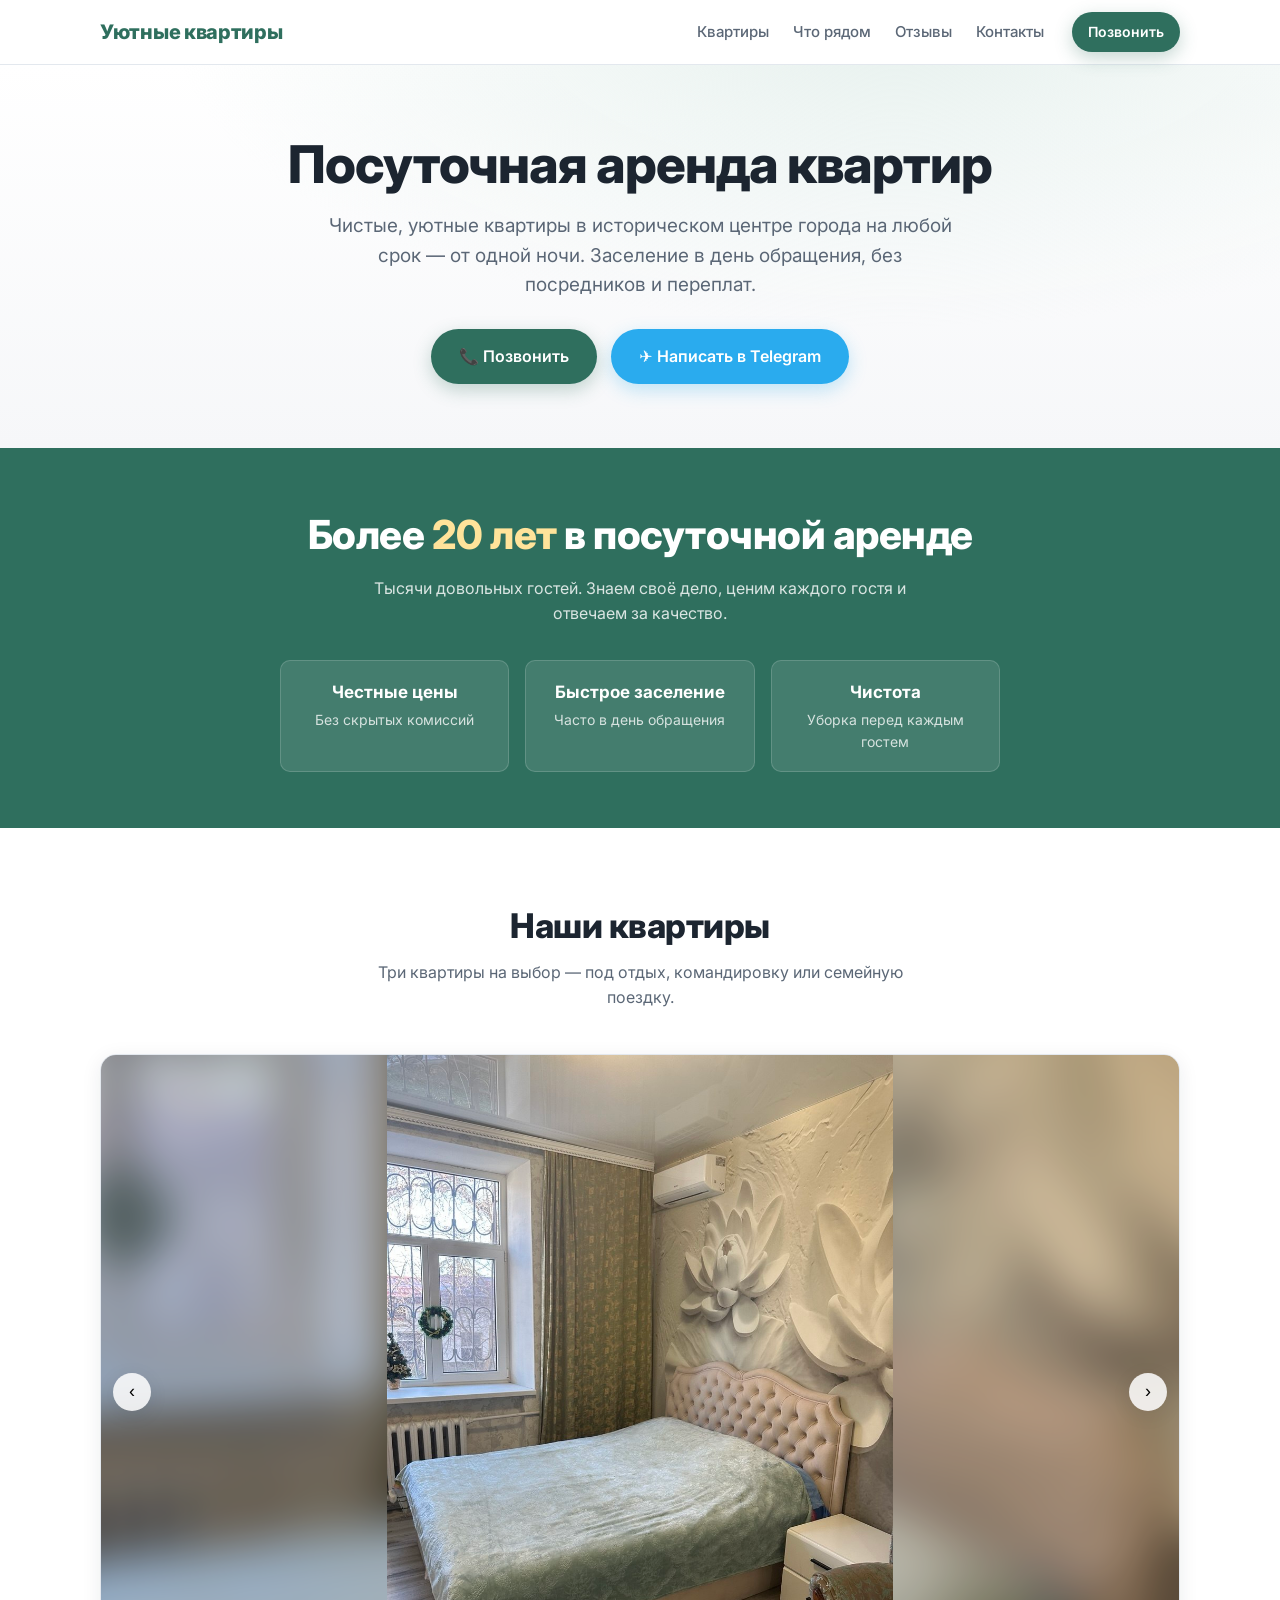
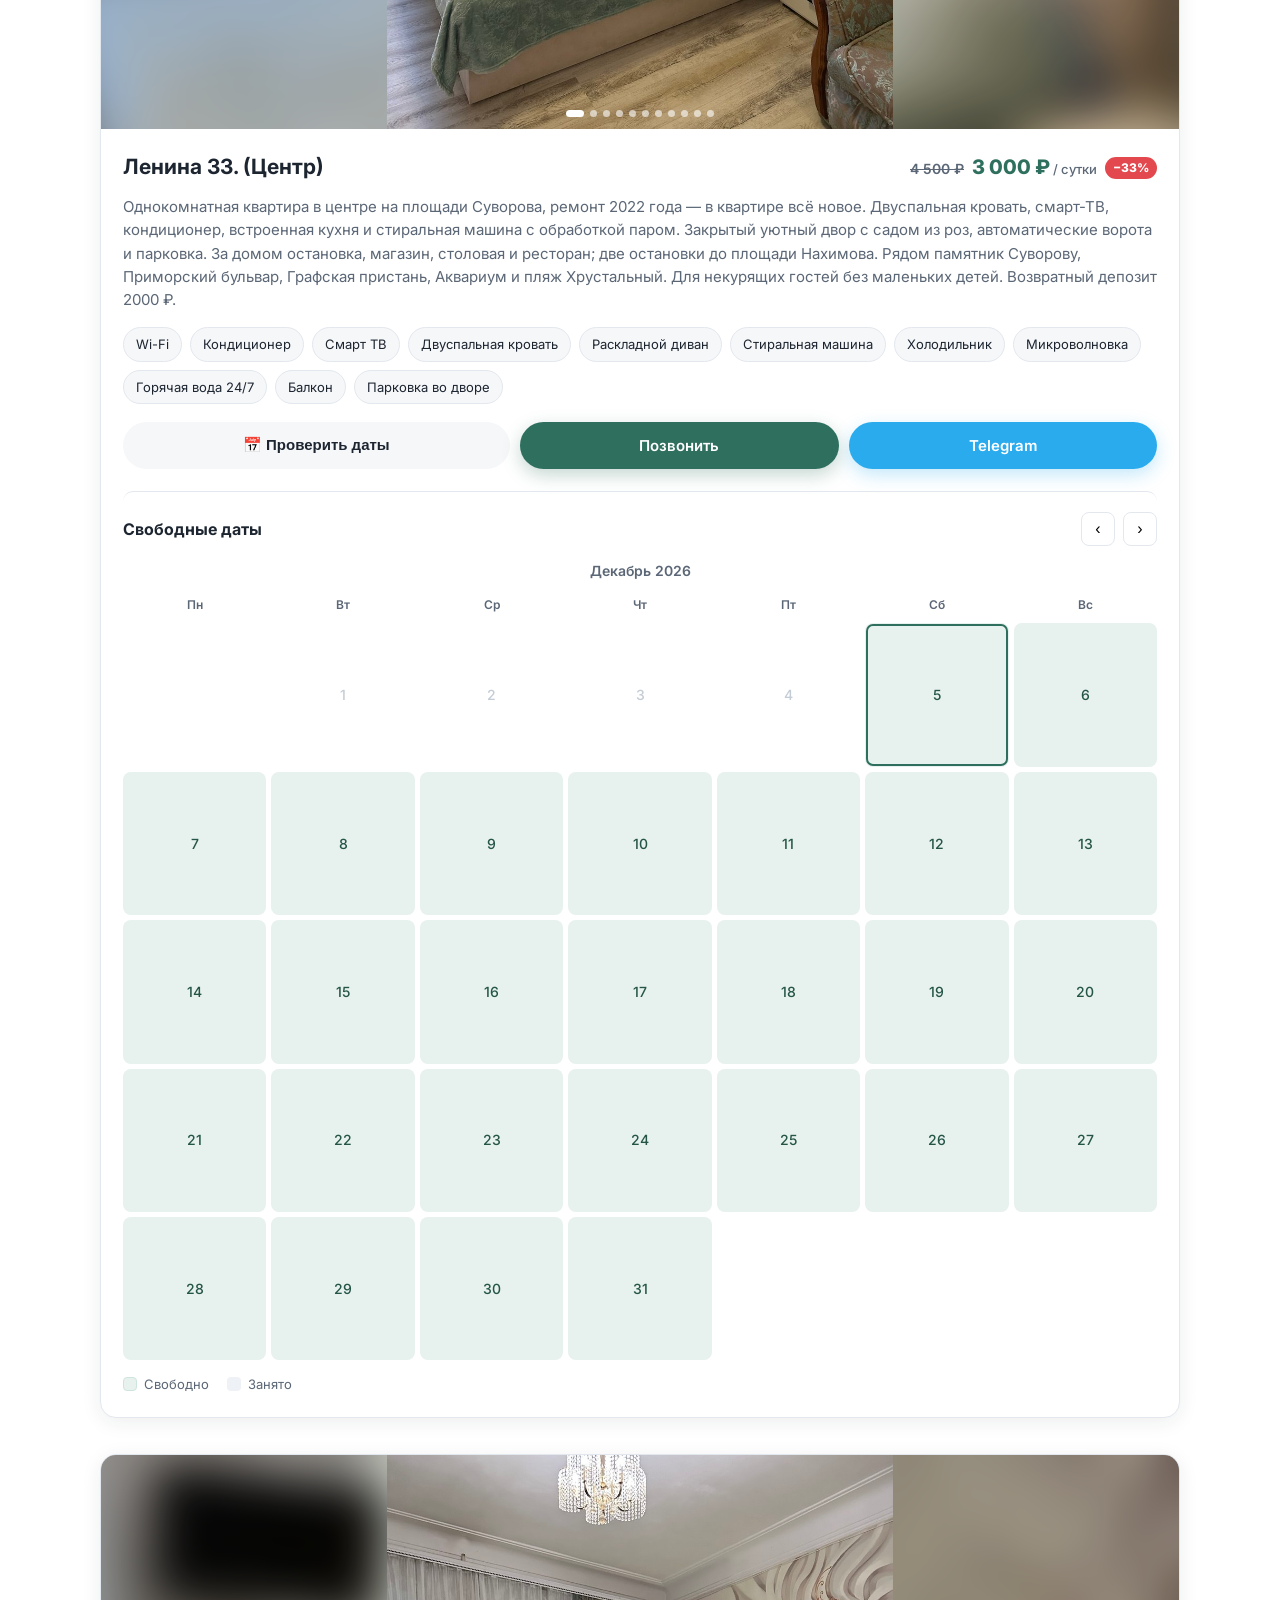
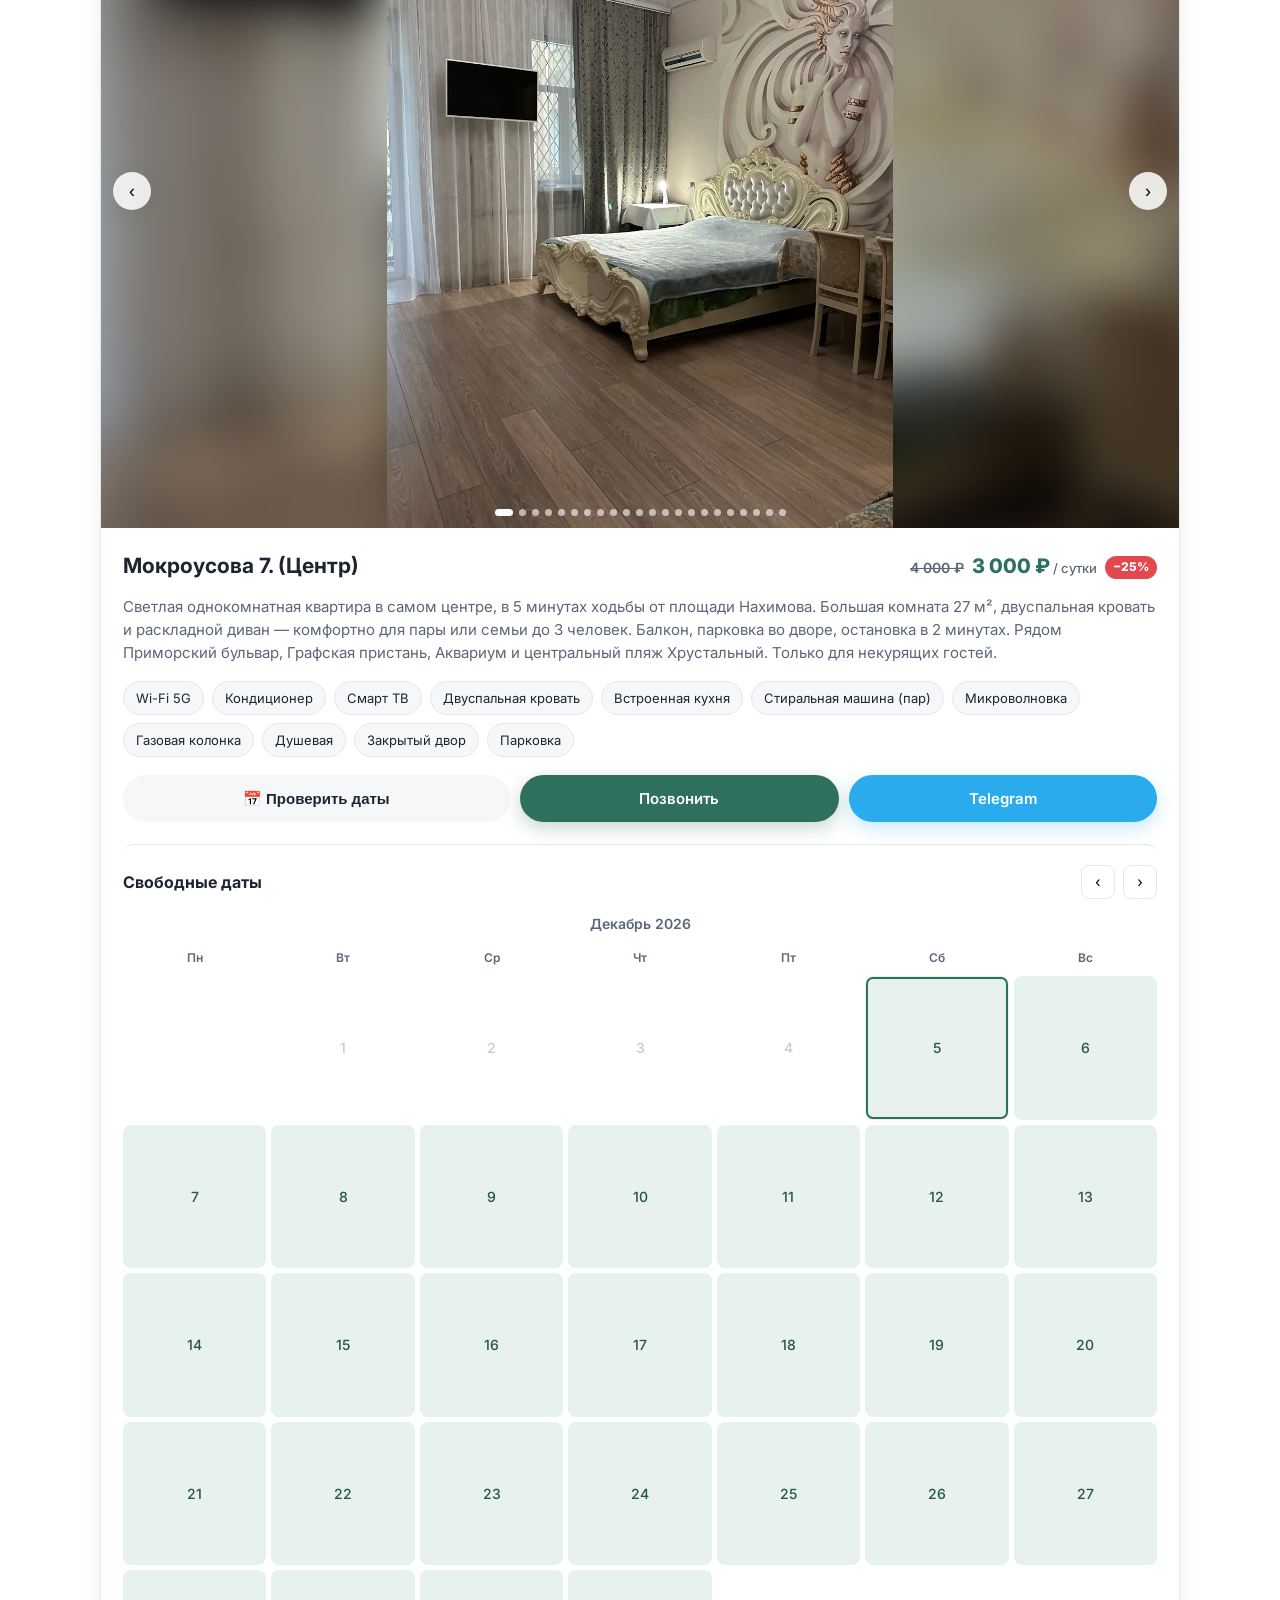
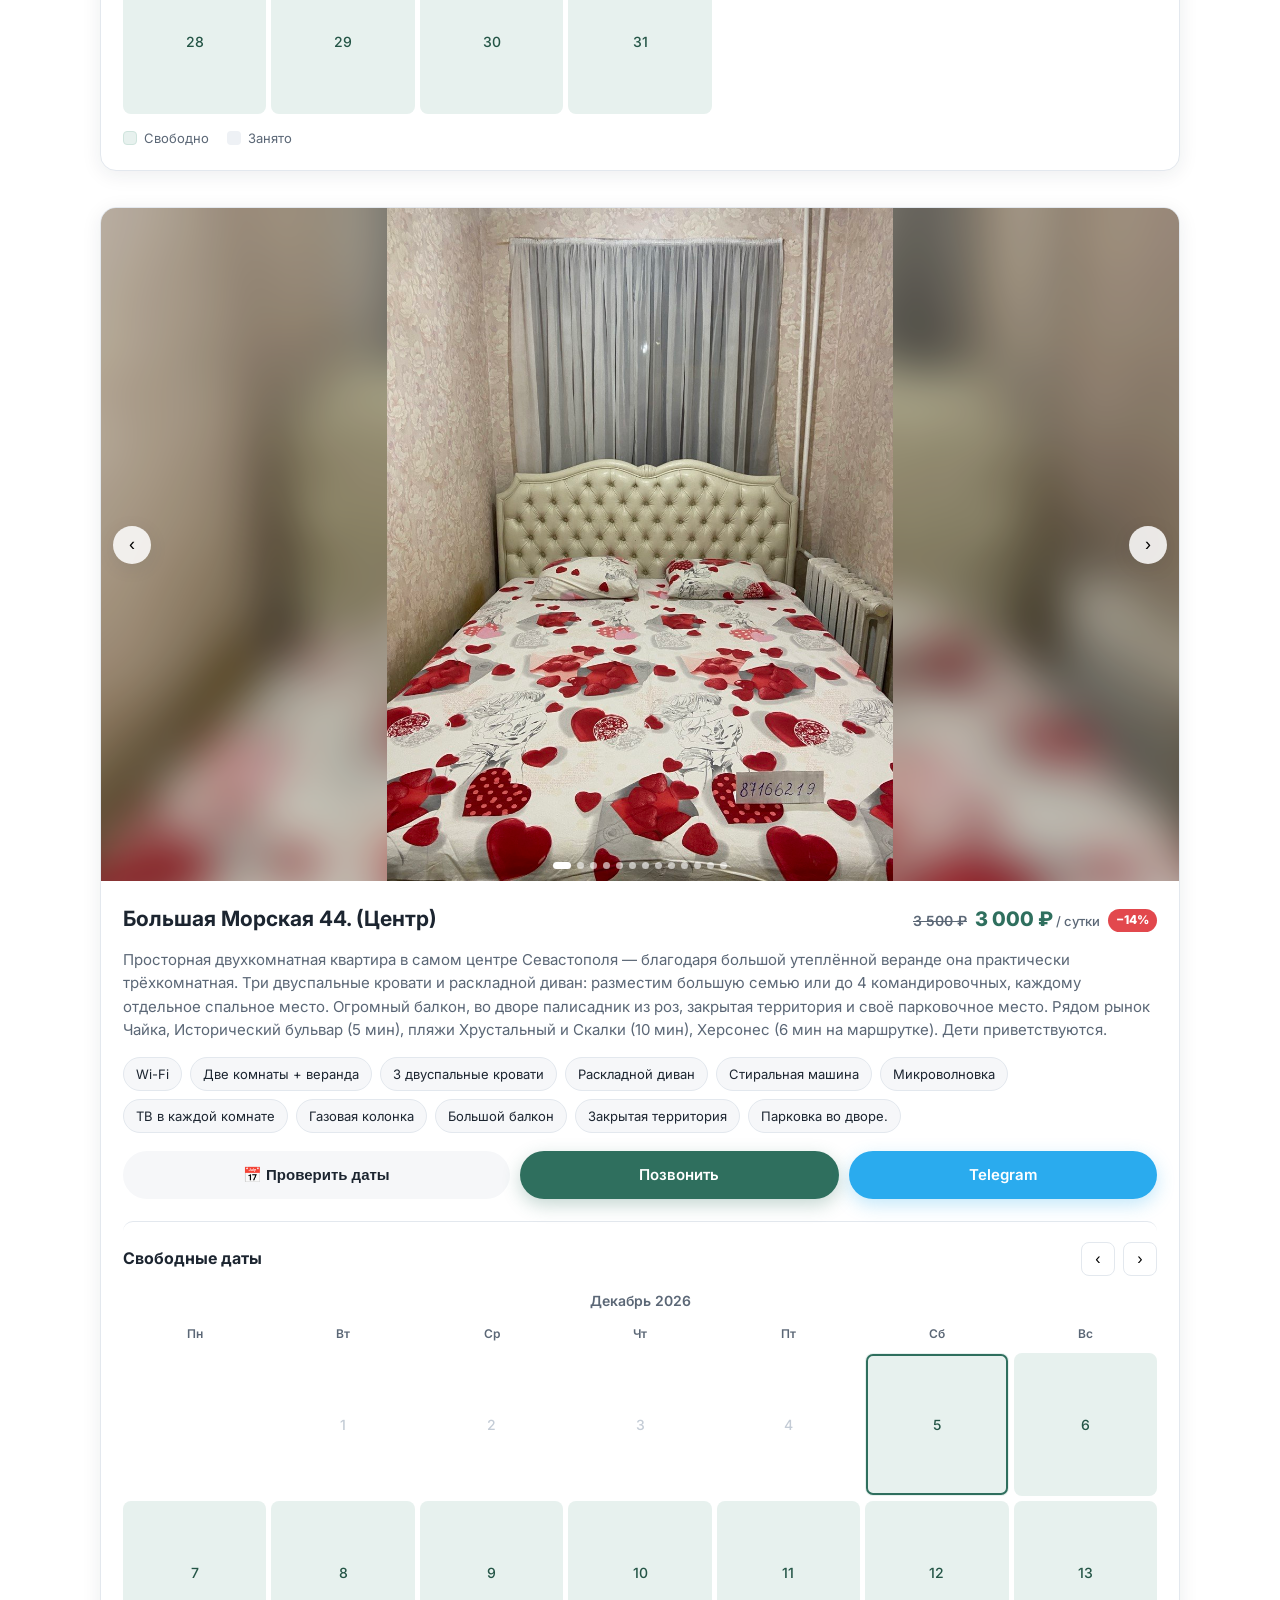
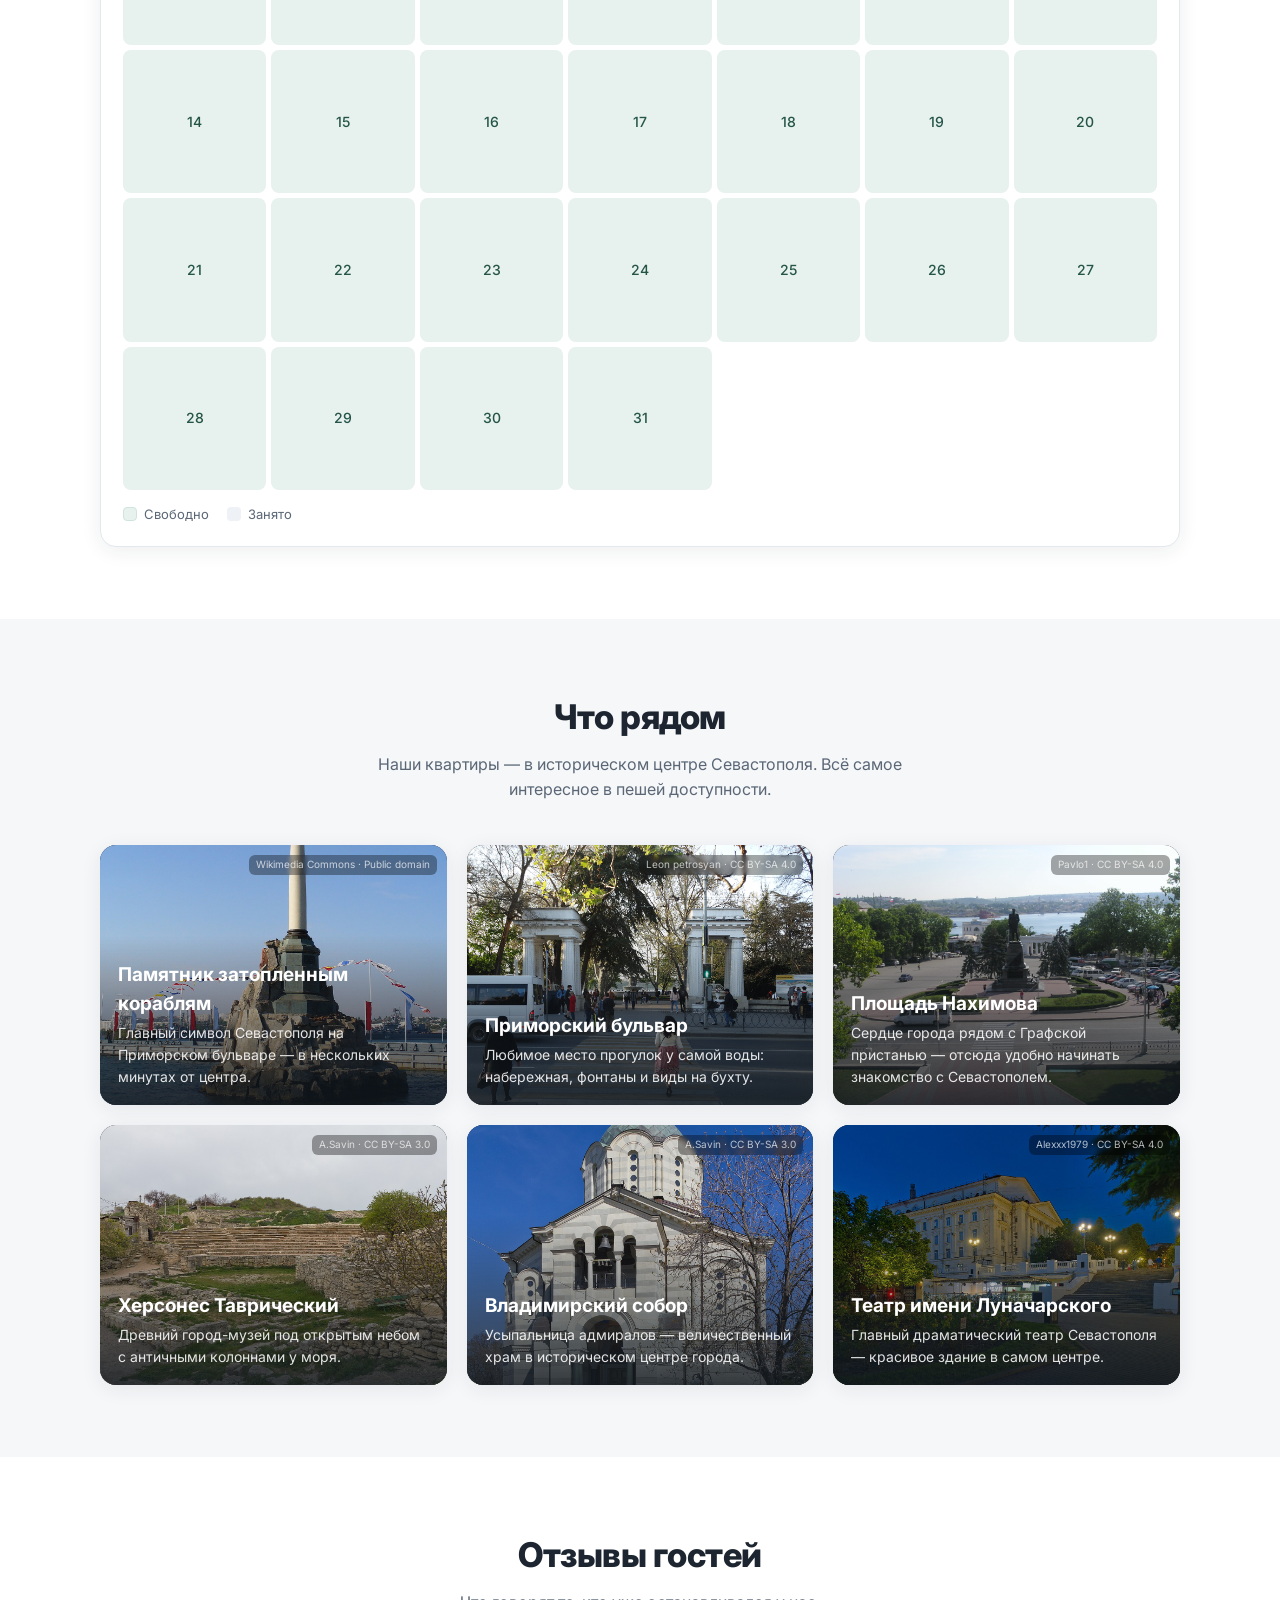
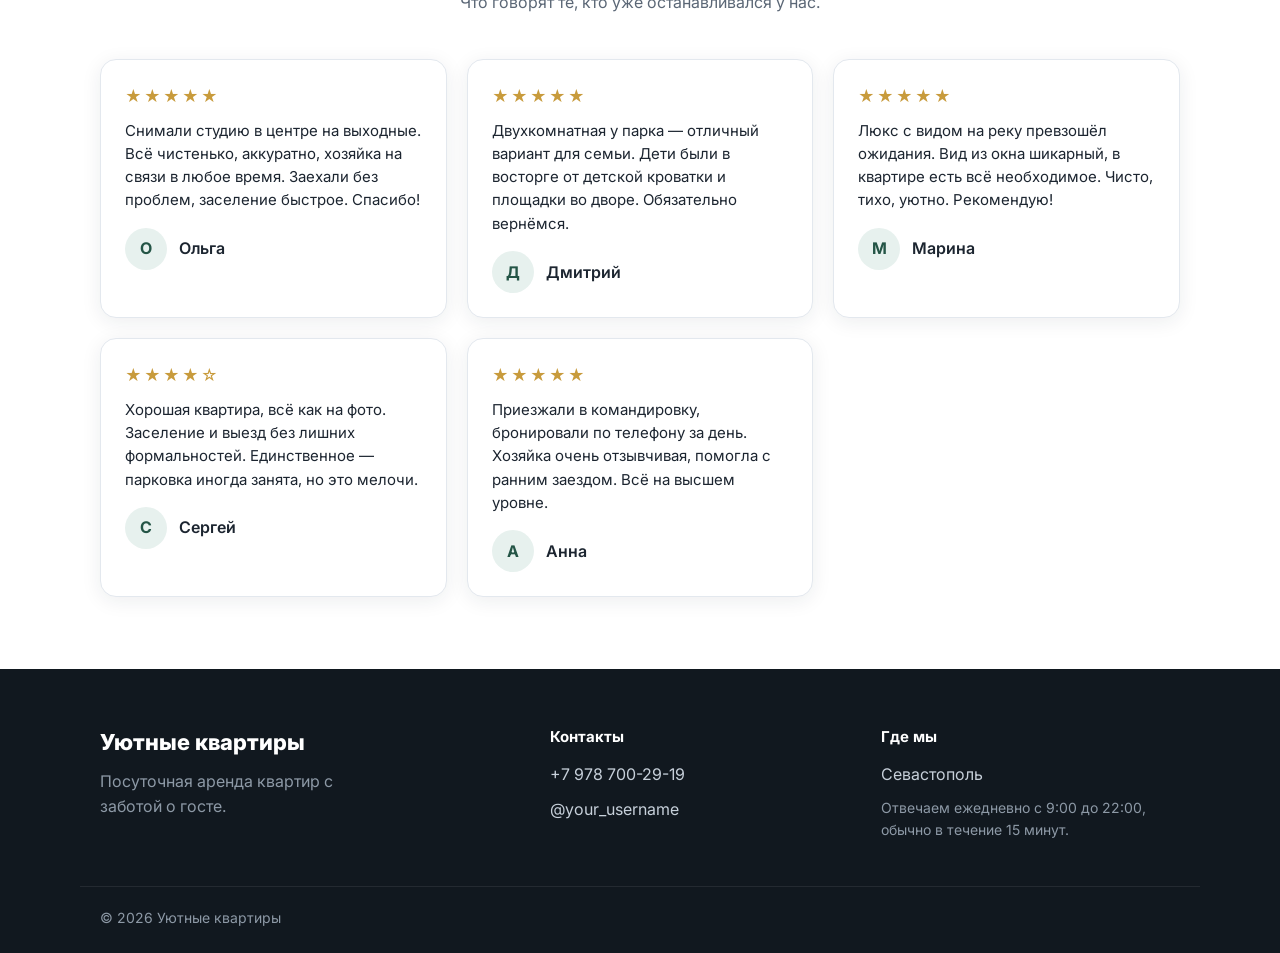
<file: index.html>
<!DOCTYPE html>
<html lang="ru">
<head>
  <meta charset="UTF-8">
  <meta name="viewport" content="width=device-width, initial-scale=1.0">
  <title>Посуточная аренда квартир</title>
  <meta name="description" content="Посуточная аренда уютных квартир. Более 20 лет на рынке. Чисто, честно, без посредников.">
  <link rel="preconnect" href="https://fonts.googleapis.com">
  <link rel="preconnect" href="https://fonts.gstatic.com" crossorigin>
  <link href="https://fonts.googleapis.com/css2?family=Inter:wght@400;500;600;700;800&display=swap" rel="stylesheet">
  <link rel="stylesheet" href="styles.css">
</head>
<body>
  <!-- Шапка -->
  <header class="site-header">
    <div class="container header-inner">
      <a href="#" class="logo" id="brandLogo">Бренд</a>
      <nav class="nav">
        <a href="#apartments">Квартиры</a>
        <a href="#landmarks">Что рядом</a>
        <a href="#reviews">Отзывы</a>
        <a href="#contacts">Контакты</a>
      </nav>
      <a href="#" class="btn btn-sm btn-primary header-call" id="headerCall">Позвонить</a>
    </div>
  </header>

  <!-- Герой -->
  <section class="hero">
    <div class="container hero-inner">
      <h1 id="heroTitle">Посуточная аренда квартир</h1>
      <p class="hero-offer">Чистые, уютные квартиры в историческом центре города на любой срок — от одной ночи. Заселение в день обращения, без посредников и переплат.</p>
      <div class="hero-actions">
        <a href="#" class="btn btn-primary btn-lg" id="heroCall">📞 Позвонить</a>
        <a href="#" class="btn btn-telegram btn-lg" id="heroTelegram" target="_blank" rel="noopener">✈ Написать в Telegram</a>
      </div>
    </div>
  </section>

  <!-- Блок доверия -->
  <section class="trust">
    <div class="container">
      <p class="trust-big">Более <span>20 лет</span> в посуточной аренде</p>
      <p class="trust-sub">Тысячи довольных гостей. Знаем своё дело, ценим каждого гостя и отвечаем за качество.</p>
      <div class="trust-points">
        <div class="trust-point"><strong>Честные цены</strong><span>Без скрытых комиссий</span></div>
        <div class="trust-point"><strong>Быстрое заселение</strong><span>Часто в день обращения</span></div>
        <div class="trust-point"><strong>Чистота</strong><span>Уборка перед каждым гостем</span></div>
      </div>
    </div>
  </section>

  <!-- Квартиры -->
  <section class="apartments" id="apartments">
    <div class="container">
      <h2 class="section-title">Наши квартиры</h2>
      <p class="section-sub">Три квартиры на выбор — под отдых, командировку или семейную поездку.</p>
      <div class="apartments-grid" id="apartmentsGrid">
        <!-- карточки рендерятся в app.js -->
      </div>
    </div>
  </section>

  <!-- Что рядом / достопримечательности -->
  <section class="landmarks" id="landmarks">
    <div class="container">
      <h2 class="section-title">Что рядом</h2>
      <p class="section-sub">Наши квартиры — в историческом центре Севастополя. Всё самое интересное в пешей доступности.</p>
      <div class="landmarks-grid" id="landmarksGrid">
        <!-- карточки достопримечательностей рендерятся в app.js -->
      </div>
    </div>
  </section>

  <!-- Отзывы -->
  <section class="reviews" id="reviews">
    <div class="container">
      <h2 class="section-title">Отзывы гостей</h2>
      <p class="section-sub">Что говорят те, кто уже останавливался у нас.</p>
      <div class="reviews-grid" id="reviewsGrid">
        <!-- отзывы рендерятся в app.js -->
      </div>
    </div>
  </section>

  <!-- Контакты / футер -->
  <footer class="site-footer" id="contacts">
    <div class="container footer-inner">
      <div class="footer-col">
        <div class="footer-brand" id="footerBrand">Бренд</div>
        <p class="footer-tag">Посуточная аренда квартир с заботой о госте.</p>
      </div>
      <div class="footer-col">
        <h3>Контакты</h3>
        <p><a href="#" id="footerPhone">+7 000 000-00-00</a></p>
        <p><a href="#" id="footerTelegram" target="_blank" rel="noopener">Telegram</a></p>
      </div>
      <div class="footer-col">
        <h3>Где мы</h3>
        <p id="footerCity">Город</p>
        <p class="footer-muted">Отвечаем ежедневно с 9:00 до 22:00, обычно в течение 15 минут.</p>
      </div>
    </div>
    <div class="container footer-bottom">
      <span id="footerCopy">© Бренд</span>
    </div>
  </footer>

  <!-- Плавающая подсказка по клику на свободную дату -->
  <div class="toast" id="toast" role="status" aria-live="polite"></div>

  <script src="app.js"></script>
</body>
</html>
</file>
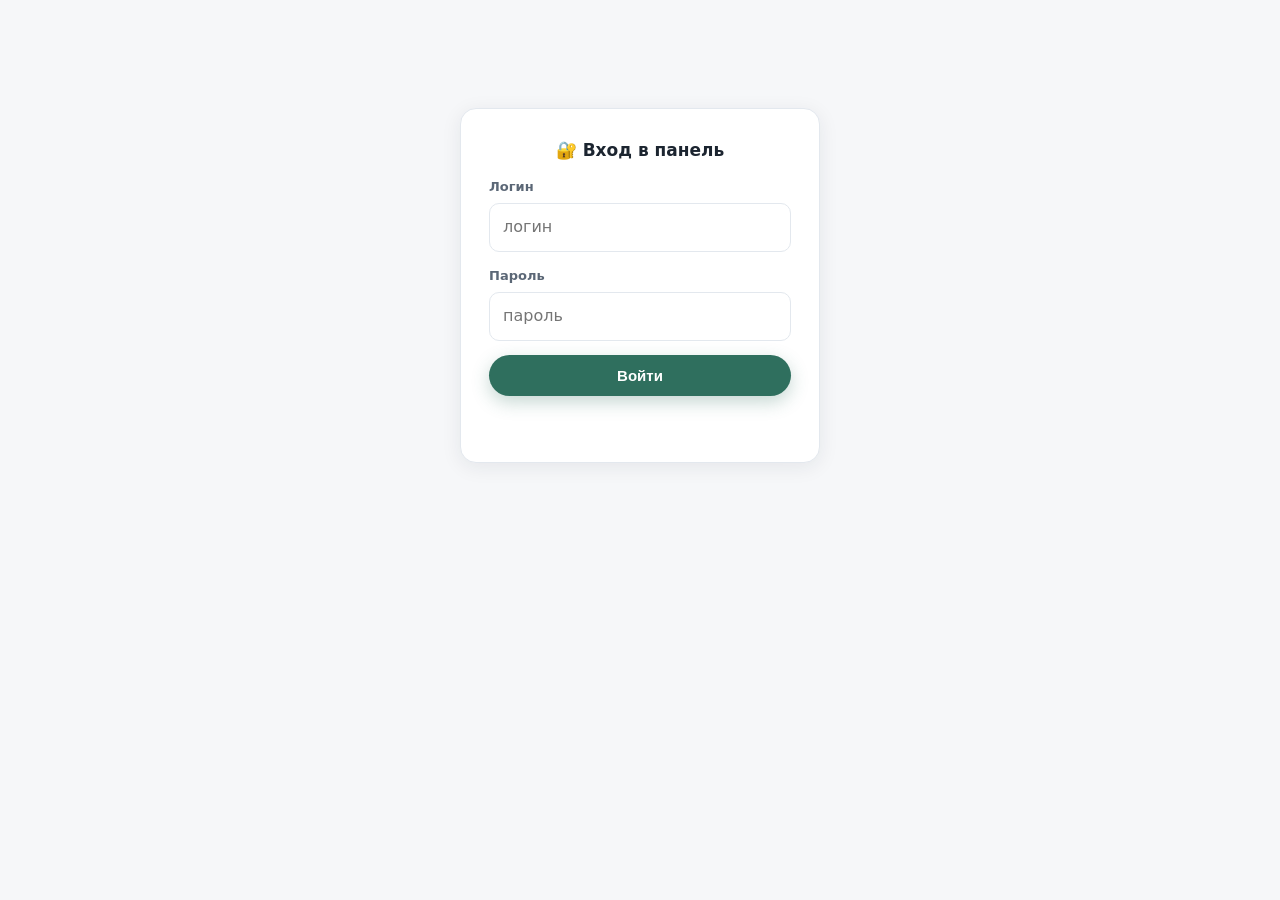
<file: admin.html>
<!DOCTYPE html>
<html lang="ru">
<head>
  <meta charset="UTF-8">
  <meta name="viewport" content="width=device-width, initial-scale=1.0">
  <meta name="robots" content="noindex, nofollow">
  <title>Админ-панель — Уютные квартиры</title>
  <link rel="stylesheet" href="styles.css">
  <style>
    body { background: var(--bg-soft); }
    .admin-wrap { max-width: 860px; margin: 0 auto; padding: 24px 16px 64px; }
    .admin-top { display: flex; align-items: center; justify-content: space-between; gap: 12px; margin-bottom: 20px; }
    .admin-top h1 { font-size: 22px; margin: 0; }
    .admin-card { background: var(--bg); border: 1px solid var(--border); border-radius: var(--radius); box-shadow: var(--shadow); padding: 22px; margin-bottom: 18px; }
    .admin-card h2 { font-size: 17px; margin: 0 0 14px; }
    .apt-card-head { display: flex; align-items: center; justify-content: space-between; gap: 10px; margin-bottom: 6px; }
    .apt-card-head h2 { margin: 0; }
    .apt-move { display: flex; gap: 6px; flex-shrink: 0; }
    .apt-move .cal-arrow { width: 32px; height: 32px; font-size: 16px; }
    .cal-arrow:disabled { opacity: .35; cursor: default; }
    .field { margin-bottom: 14px; }
    .field label { display: block; font-size: 13px; font-weight: 600; color: var(--text-muted); margin-bottom: 6px; }
    .field input, .field textarea {
      width: 100%; padding: 11px 13px; border: 1px solid var(--border); border-radius: var(--radius-sm);
      font: inherit; color: var(--text); background: var(--bg); }
    .field textarea { min-height: 110px; resize: vertical; line-height: 1.5; }
    .field input:focus, .field textarea:focus { outline: none; border-color: var(--brand); box-shadow: 0 0 0 3px var(--brand-soft); }
    .hint { font-size: 12px; color: var(--text-muted); margin-top: 5px; }
    .row { display: flex; gap: 12px; flex-wrap: wrap; }
    .row .field { flex: 1; min-width: 160px; }
    .tabs { display: flex; gap: 8px; margin-bottom: 18px; }
    .tab { padding: 10px 18px; border-radius: 999px; border: 1px solid var(--border); background: var(--bg); cursor: pointer; font-weight: 600; font-size: 14px; }
    .tab.active { background: var(--brand); color: #fff; border-color: var(--brand); }
    .hidden { display: none !important; }
    /* логин */
    .login-box { max-width: 360px; margin: 12vh auto 0; }
    .login-box .admin-card { padding: 28px; }
    .center { text-align: center; }
    /* календарь */
    .cal-aptname { font-weight: 700; margin: 0 0 4px; }
    .cal-months { display: flex; gap: 18px; flex-wrap: wrap; }
    .cal-block { flex: 1; min-width: 240px; margin-bottom: 8px; }
    .cal-mtitle { font-weight: 700; font-size: 14px; margin: 6px 0 8px; text-align: center; }
    .cal-grid { display: grid; grid-template-columns: repeat(7, 1fr); gap: 4px; }
    .cal-dow { text-align: center; font-size: 11px; color: var(--text-muted); font-weight: 600; padding: 2px 0; }
    /* фикс. высота вместо aspect-ratio — иначе Safari на iPhone схлопывает высоту и месяцы наезжают */
    .cal-cell { height: 38px; display: flex; align-items: center; justify-content: center; border-radius: 8px; font-size: 13px; cursor: pointer; border: 1px solid var(--border); user-select: none; }
    .cal-cell.empty { border: none; cursor: default; }
    .cal-cell.past { color: #c2c9d2; background: var(--bg-soft); cursor: default; border-color: transparent; }
    .cal-cell.free { background: #eaf6f1; color: var(--brand-dark); }
    .cal-cell.busy { background: #fbe4e4; color: #b23b3b; font-weight: 700; }
    .range-row { display: flex; gap: 10px; align-items: flex-end; flex-wrap: wrap; margin-bottom: 14px; }
    .range-row label { font-size: 13px; font-weight: 600; color: var(--text-muted); display: flex; align-items: center; gap: 6px; }
    .range-row input[type=date] { padding: 9px 11px; border: 1px solid var(--border); border-radius: var(--radius-sm); font: inherit; }
    .range-btn { padding: 9px 18px; font-size: 14px; }
    .cal-nav-row { display: flex; align-items: center; justify-content: center; gap: 14px; margin-bottom: 10px; }
    .cal-arrow { width: 36px; height: 36px; border-radius: 50%; border: 1px solid var(--border); background: var(--bg); font-size: 20px; cursor: pointer; color: var(--brand-dark); line-height: 1; }
    .cal-arrow:hover { background: var(--brand-soft); }
    .cal-range-title { font-weight: 700; font-size: 14px; min-width: 200px; text-align: center; }
    .cal-legend { font-size: 12px; color: var(--text-muted); margin-top: 10px; display: flex; gap: 16px; }
    .cal-legend i { display: inline-block; width: 12px; height: 12px; border-radius: 3px; vertical-align: -1px; margin-right: 5px; }
    .lg-free { background: #eaf6f1; } .lg-busy { background: #fbe4e4; }
    /* статус */
    #status { position: fixed; left: 50%; bottom: 24px; transform: translateX(-50%) translateY(120%);
      background: var(--text); color: #fff; padding: 12px 22px; border-radius: 999px; font-size: 14px; font-weight: 600;
      box-shadow: var(--shadow-lg); transition: transform .25s ease, opacity .25s ease; z-index: 50; max-width: 90vw;
      opacity: 0; visibility: hidden; pointer-events: none; }
    #status.show { transform: translateX(-50%) translateY(0); opacity: 1; visibility: visible; }
    #status.err { background: #b23b3b; }
    #status.ok { background: var(--brand); }
    .btn-row { display: flex; gap: 10px; flex-wrap: wrap; margin-top: 6px; }
    code.kbd { background: var(--bg-soft-2); padding: 1px 6px; border-radius: 6px; font-size: 13px; }
    /* фото */
    .photos { display: flex; flex-wrap: wrap; gap: 8px; margin-bottom: 10px; }
    .thumb { position: relative; width: 84px; height: 84px; border-radius: 8px; overflow: hidden; border: 1px solid var(--border); background: var(--bg-soft); }
    .thumb img { width: 100%; height: 100%; object-fit: cover; }
    .thumb button { position: absolute; background: rgba(20,28,38,.72); color: #fff; border: none; cursor: pointer; line-height: 1; }
    .thumb .x { top: 3px; right: 3px; width: 20px; height: 20px; border-radius: 50%; font-size: 13px; }
    .thumb .mv { bottom: 3px; width: 20px; height: 20px; border-radius: 5px; font-size: 13px; }
    .thumb .mv.l { left: 3px; } .thumb .mv.r { right: 3px; }
    .thumb.cover::after { content: "обложка"; position: absolute; left: 0; right: 0; bottom: 0; background: var(--brand); color: #fff; font-size: 9px; font-weight: 700; text-align: center; padding: 1px 0; }
    .photo-add { cursor: pointer; }
    .photo-add input { display: none; }
    /* ===== мобильная адаптация ===== */
    @media (max-width: 620px) {
      .admin-wrap { padding: 16px 12px 56px; }
      .admin-card { padding: 16px; }
      .admin-top h1 { font-size: 19px; }
      .tabs { flex-wrap: wrap; }
      .tab { padding: 9px 14px; font-size: 13px; }
      .cal-months { display: block; }
      .cal-block { min-width: 0; margin-bottom: 18px; }
      .cal-block:last-child { margin-bottom: 0; }
      .cal-range-title { min-width: 0; font-size: 13px; }
      .cal-grid { gap: 5px; }
      .cal-cell { height: 42px; font-size: 15px; }   /* крупнее палец */
      .range-row { gap: 8px; }
      .range-row label { flex: 1 1 100%; }
      .range-row input[type=date] { flex: 1; min-height: 40px; }
      .range-btn { flex: 1; }
      .thumb { width: 72px; height: 72px; }
    }
  </style>
</head>
<body>

  <!-- ЭКРАН ЛОГИНА -->
  <div id="loginScreen" class="login-box">
    <div class="admin-card">
      <h2 class="center">🔐 Вход в панель</h2>
      <div class="field">
        <label>Логин</label>
        <input id="loginUser" type="text" autocomplete="username" placeholder="логин">
      </div>
      <div class="field">
        <label>Пароль</label>
        <input id="loginPass" type="password" autocomplete="current-password" placeholder="пароль">
      </div>
      <button class="btn btn-primary" style="width:100%" onclick="doLogin()">Войти</button>
      <p id="loginErr" class="hint center" style="color:#b23b3b; min-height:16px; margin-top:10px;"></p>
    </div>
  </div>

  <!-- ОСНОВНОЙ ИНТЕРФЕЙС -->
  <div id="app" class="admin-wrap hidden">
    <div class="admin-top">
      <h1>Панель управления</h1>
      <button class="btn btn-ghost" onclick="logout()">Выйти</button>
    </div>

    <!-- НАСТРОЙКА ТОКЕНА -->
    <div id="tokenCard" class="admin-card hidden">
      <h2>🔑 Подключение к сайту</h2>
      <p class="hint" style="margin-top:0">
        Чтобы изменения сохранялись на сайте, нужен ключ доступа GitHub. Вставьте его один раз —
        он сохранится в этом браузере и больше спрашиваться не будет.
      </p>
      <div class="field">
        <label>Ключ доступа (token)</label>
        <input id="tokenInput" type="password" placeholder="github_pat_...">
        <p class="hint">Где взять — спросите у Саши. Ключ хранится только на этом устройстве.</p>
      </div>
      <button class="btn btn-primary" onclick="saveToken()">Сохранить ключ</button>
    </div>

    <div id="mainUI" class="hidden">
      <div class="tabs">
        <button class="tab active" data-tab="apts" onclick="switchTab('apts')">🏠 Квартиры и цены</button>
        <button class="tab" data-tab="busy" onclick="switchTab('busy')">📅 Занятость</button>
      </div>

      <!-- ВКЛАДКА: КВАРТИРЫ -->
      <div id="tab-apts">
        <div id="aptsForms"></div>
        <button class="btn btn-primary btn-lg" onclick="saveApartments()">💾 Сохранить квартиры и цены</button>
      </div>

      <!-- ВКЛАДКА: ЗАНЯТОСТЬ -->
      <div id="tab-busy" class="hidden">
        <div class="admin-card">
          <p class="hint" style="margin-top:0">
            <b>Способ 1 — диапазон:</b> укажите даты «с… по…» и нажмите «Занять» или «Освободить» (удобно для брони на несколько дней).<br>
            <b>Способ 2 — по дню:</b> нажимайте на отдельные дни в календаре, чтобы переключать
            <b style="color:#b23b3b">занято</b> ⇄ <b style="color:var(--brand-dark)">свободно</b>.<br>
            Стрелками ‹ › листайте месяцы вперёд. Прошедшие даты менять нельзя.
          </p>
          <div class="cal-legend">
            <span><i class="lg-free"></i>Свободно</span>
            <span><i class="lg-busy"></i>Занято</span>
          </div>
        </div>
        <div id="busyForms"></div>
        <button class="btn btn-primary btn-lg" onclick="saveAvailability()">💾 Сохранить занятость</button>
      </div>

      <div style="margin-top:14px">
        <button class="btn btn-ghost" onclick="changeToken()">Сменить ключ доступа</button>
      </div>
    </div>
  </div>

  <div id="status"></div>

<script>
/* ===================== КОНФИГ ===================== */
const ADMIN_USER = "oxana2101";
const ADMIN_PASS = "21012006";
const REPO_OWNER = "kanakovsasha-droid";
const REPO_NAME  = "apartments-daily-rent";
const BRANCH     = "main";
const FILE_APTS  = "data/apartments.json";
const FILE_BUSY  = "data/availability.json";

/* ===================== СОСТОЯНИЕ ===================== */
let apartments = [];        // массив квартир
let busyMap = {};           // { aptId: Set("YYYY-MM-DD") }
let shaApts = null, shaBusy = null;

/* ===================== ЛОГИН ===================== */
function doLogin() {
  const u = document.getElementById("loginUser").value.trim();
  const p = document.getElementById("loginPass").value;
  if (u === ADMIN_USER && p === ADMIN_PASS) {
    localStorage.setItem("admin_ok", "1");
    showApp();
  } else {
    document.getElementById("loginErr").textContent = "Неверный логин или пароль";
  }
}
function logout() {
  localStorage.removeItem("admin_ok");
  location.reload();
}
function getToken() { return localStorage.getItem("gh_token") || ""; }
function saveToken() {
  const t = document.getElementById("tokenInput").value.trim();
  if (!t) { setStatus("Введите ключ", "err"); return; }
  localStorage.setItem("gh_token", t);
  document.getElementById("tokenCard").classList.add("hidden");
  document.getElementById("mainUI").classList.remove("hidden");
  loadData();
}
function changeToken() {
  document.getElementById("mainUI").classList.add("hidden");
  document.getElementById("tokenInput").value = getToken();
  document.getElementById("tokenCard").classList.remove("hidden");
}

function showApp() {
  document.getElementById("loginScreen").classList.add("hidden");
  document.getElementById("app").classList.remove("hidden");
  if (!getToken()) {
    document.getElementById("tokenCard").classList.remove("hidden");
  } else {
    document.getElementById("mainUI").classList.remove("hidden");
    loadData();
  }
}

/* ===================== GITHUB API ===================== */
function b64encode(str) { return btoa(unescape(encodeURIComponent(str))); }
function b64decode(b64) { return decodeURIComponent(escape(atob(b64.replace(/\s/g, "")))); }

async function ghGet(path) {
  const url = `https://api.github.com/repos/${REPO_OWNER}/${REPO_NAME}/contents/${path}?ref=${BRANCH}`;
  const res = await fetch(url, {
    headers: { "Authorization": "Bearer " + getToken(), "Accept": "application/vnd.github+json" },
    cache: "no-store"
  });
  if (!res.ok) throw new Error("GET " + path + " → " + res.status);
  const data = await res.json();
  return { json: JSON.parse(b64decode(data.content)), sha: data.sha };
}

async function ghPut(path, obj, sha, message) {
  const url = `https://api.github.com/repos/${REPO_OWNER}/${REPO_NAME}/contents/${path}`;
  const body = {
    message,
    content: b64encode(JSON.stringify(obj, null, 2) + "\n"),
    branch: BRANCH
  };
  if (sha) body.sha = sha;
  const res = await fetch(url, {
    method: "PUT",
    headers: { "Authorization": "Bearer " + getToken(), "Accept": "application/vnd.github+json" },
    body: JSON.stringify(body)
  });
  if (!res.ok) {
    const t = await res.text();
    throw new Error("PUT " + path + " → " + res.status + " " + t.slice(0, 120));
  }
  const data = await res.json();
  return data.content.sha;
}

/* ===================== ЗАГРУЗКА ДАННЫХ ===================== */
async function loadData() {
  setStatus("Загружаю данные…");
  try {
    const a = await ghGet(FILE_APTS);
    apartments = a.json; shaApts = a.sha;
    const b = await ghGet(FILE_BUSY);
    shaBusy = b.sha;
    busyMap = {};
    for (const apt of apartments) busyMap[apt.id] = expandBusy(b.json[apt.id] || []);
    renderApts();
    renderBusy();
    clearStatus();
  } catch (e) {
    setStatus("Ошибка загрузки: " + e.message, "err", 8000);
  }
}

/* Разворачивает массив (строки + диапазоны) в Set строк YYYY-MM-DD */
function expandBusy(arr) {
  const set = new Set();
  for (const item of arr) {
    if (typeof item === "string") set.add(item);
    else if (item && item.from && item.to) {
      let cur = new Date(item.from + "T00:00:00"), end = new Date(item.to + "T00:00:00");
      while (cur <= end) { set.add(fmt(cur)); cur.setDate(cur.getDate() + 1); }
    }
  }
  return set;
}

/* ===================== ФОРМЫ КВАРТИР ===================== */
function renderApts() {
  const box = document.getElementById("aptsForms");
  box.innerHTML = "";
  apartments.forEach((apt, idx) => {
    const card = document.createElement("div");
    card.className = "admin-card";
    card.innerHTML = `
      <div class="apt-card-head">
        <h2>${escapeHtml(apt.title)}</h2>
        <div class="apt-move">
          <button class="cal-arrow" title="Выше" ${idx === 0 ? "disabled" : ""} onclick="moveApt(${idx}, -1)">↑</button>
          <button class="cal-arrow" title="Ниже" ${idx === apartments.length - 1 ? "disabled" : ""} onclick="moveApt(${idx}, 1)">↓</button>
        </div>
      </div>
      <div class="field">
        <label>Название</label>
        <input data-idx="${idx}" data-f="title" value="${escapeHtml(apt.title)}">
      </div>
      <div class="row">
        <div class="field" style="max-width:200px">
          <label>Цена за сутки, ₽</label>
          <input data-idx="${idx}" data-f="pricePerNight" type="number" min="0" value="${apt.pricePerNight}">
        </div>
        <div class="field" style="max-width:200px">
          <label>«Старая» цена (для скидки)</label>
          <input data-idx="${idx}" data-f="oldPrice" type="number" min="0" placeholder="напр. 4000" value="${apt.oldPrice || ""}">
          <p class="hint">Зачёркивается на сайте + бейдж «−%». Пусто = без скидки.</p>
        </div>
      </div>
      <div class="field">
        <label>Описание</label>
        <textarea data-idx="${idx}" data-f="description">${escapeHtml(apt.description)}</textarea>
      </div>
      <div class="field">
        <label>Удобства (через запятую)</label>
        <input data-idx="${idx}" data-f="amenities" value="${escapeHtml(apt.amenities.join(", "))}">
      </div>
      <div class="field">
        <label>Фотографии (первая — обложка)</label>
        <div class="photos" id="photos-${idx}"></div>
        <label class="btn btn-ghost photo-add">
          + Добавить фото
          <input type="file" accept="image/*" multiple onchange="addPhotos(${idx}, this.files); this.value=''">
        </label>
        <p class="hint">После добавления/удаления нажмите «Сохранить квартиры и цены», чтобы обновить сайт.</p>
      </div>
    `;
    box.appendChild(card);
    renderPhotos(idx);
  });
}

/* ===================== ФОТО ===================== */
const previewCache = {};   // path -> dataURL для только что загруженных фото

function renderPhotos(idx) {
  const apt = apartments[idx];
  const box = document.getElementById("photos-" + idx);
  box.innerHTML = apt.photos.map((p, i) => `
    <div class="thumb ${i === 0 ? "cover" : ""}">
      <img src="${escapeHtml(previewCache[p] || p)}" alt="">
      <button class="x" title="Удалить" onclick="removePhoto(${idx}, ${i})">×</button>
      ${i > 0 ? `<button class="mv l" title="Левее" onclick="movePhoto(${idx}, ${i}, -1)">‹</button>` : ""}
      ${i < apt.photos.length - 1 ? `<button class="mv r" title="Правее" onclick="movePhoto(${idx}, ${i}, 1)">›</button>` : ""}
    </div>`).join("");
}

function removePhoto(idx, i) { apartments[idx].photos.splice(i, 1); renderPhotos(idx); }
function movePhoto(idx, i, dir) {
  const a = apartments[idx].photos, j = i + dir;
  if (j < 0 || j >= a.length) return;
  [a[i], a[j]] = [a[j], a[i]];
  renderPhotos(idx);
}

function readFileDataUrl(file) {
  return new Promise((res, rej) => {
    const r = new FileReader();
    r.onload = () => res(r.result); r.onerror = rej;
    r.readAsDataURL(file);
  });
}

async function ghPutRaw(path, b64content, message) {
  const url = `https://api.github.com/repos/${REPO_OWNER}/${REPO_NAME}/contents/${path}`;
  const res = await fetch(url, {
    method: "PUT",
    headers: { "Authorization": "Bearer " + getToken(), "Accept": "application/vnd.github+json" },
    body: JSON.stringify({ message, content: b64content, branch: BRANCH })
  });
  if (!res.ok) { const t = await res.text(); throw new Error(res.status + " " + t.slice(0, 120)); }
}

async function addPhotos(idx, files) {
  if (!files || !files.length) return;
  const apt = apartments[idx];
  let done = 0;
  try {
    for (const file of files) {
      done++;
      setStatus(`Загружаю фото ${done} из ${files.length}…`);
      const dataUrl = await readFileDataUrl(file);
      const b64 = dataUrl.split(",")[1];
      let ext = (file.name.split(".").pop() || "jpg").toLowerCase().replace(/[^a-z0-9]/g, "") || "jpg";
      const path = `assets/apartments/${apt.id}/up_${Date.now()}_${Math.floor(Math.random() * 1000)}.${ext}`;
      await ghPutRaw(path, b64, "admin: загрузка фото");
      previewCache[path] = dataUrl;
      apt.photos.push(path);
      renderPhotos(idx);
    }
    setStatus("Фото загружены ✓ Нажмите «Сохранить квартиры и цены»", "ok", 7000);
  } catch (e) {
    setStatus("Ошибка загрузки фото: " + e.message, "err", 8000);
  }
}

function collectApts() {
  document.querySelectorAll("#aptsForms [data-idx]").forEach(el => {
    const apt = apartments[+el.dataset.idx];
    const f = el.dataset.f;
    if (f === "pricePerNight") apt[f] = parseInt(el.value, 10) || 0;
    else if (f === "oldPrice") {
      const v = parseInt(el.value, 10);
      if (v > 0) apt.oldPrice = v; else delete apt.oldPrice;
    }
    else if (f === "amenities") apt[f] = el.value.split(",").map(s => s.trim()).filter(Boolean);
    else apt[f] = el.value;
  });
}

/* Поменять квартиры местами (порядок на сайте) */
function moveApt(idx, dir) {
  collectApts();   // сохранить текущие правки из полей перед перерисовкой
  const j = idx + dir;
  if (j < 0 || j >= apartments.length) return;
  [apartments[idx], apartments[j]] = [apartments[j], apartments[idx]];
  renderApts();
}

async function saveApartments() {
  collectApts();
  setStatus("Сохраняю…");
  try {
    shaApts = await ghPut(FILE_APTS, apartments, shaApts, "admin: обновление квартир и цен");
    setStatus("Сохранено ✓ Сайт обновится за 1–2 минуты", "ok", 6000);
  } catch (e) {
    setStatus("Ошибка: " + e.message, "err", 8000);
  }
}

/* ===================== КАЛЕНДАРЬ ЗАНЯТОСТИ ===================== */
const MONTHS = ["Январь","Февраль","Март","Апрель","Май","Июнь","Июль","Август","Сентябрь","Октябрь","Ноябрь","Декабрь"];
const DOW = ["Пн","Вт","Ср","Чт","Пт","Сб","Вс"];
function pad(n){ return String(n).padStart(2,"0"); }
function fmt(d){ return `${d.getFullYear()}-${pad(d.getMonth()+1)}-${pad(d.getDate())}`; }

const calView = {};   // aptId -> {year, month} — какой месяц сейчас показан (левый из двух)

function todayMidnight() { const n = new Date(); return new Date(n.getFullYear(), n.getMonth(), n.getDate()); }

function renderBusy() {
  const box = document.getElementById("busyForms");
  box.innerHTML = "";
  const todayStr = fmt(todayMidnight());
  apartments.forEach(apt => {
    const card = document.createElement("div");
    card.className = "admin-card";
    card.innerHTML = `
      <p class="cal-aptname">${escapeHtml(apt.title)}</p>
      <div class="range-row">
        <label>с <input type="date" id="from-${apt.id}" min="${todayStr}"></label>
        <label>по <input type="date" id="to-${apt.id}" min="${todayStr}"></label>
        <button class="btn btn-primary range-btn" onclick="markRange('${apt.id}', true)">Занять</button>
        <button class="btn btn-ghost range-btn" onclick="markRange('${apt.id}', false)">Освободить</button>
      </div>
      <div class="cal-nav-row">
        <button class="cal-arrow" onclick="shiftMonth('${apt.id}', -1)" aria-label="Назад">‹</button>
        <span class="cal-range-title" id="caltitle-${apt.id}"></span>
        <button class="cal-arrow" onclick="shiftMonth('${apt.id}', 1)" aria-label="Вперёд">›</button>
      </div>
      <div class="cal-months" id="cal-${apt.id}"></div>`;
    box.appendChild(card);
    if (!calView[apt.id]) { const n = new Date(); calView[apt.id] = { year: n.getFullYear(), month: n.getMonth() }; }
    drawMonths(apt.id);
  });
}

function shiftMonth(aptId, delta) {
  const v = calView[aptId];
  const now = new Date();
  let y = v.year, m = v.month + delta;
  if (m < 0) { m = 11; y--; } else if (m > 11) { m = 0; y++; }
  // не листаем раньше текущего месяца
  if (y < now.getFullYear() || (y === now.getFullYear() && m < now.getMonth())) return;
  calView[aptId] = { year: y, month: m };
  drawMonths(aptId);
}

function drawMonths(aptId) {
  const host = document.getElementById("cal-" + aptId);
  host.innerHTML = "";
  const today0 = todayMidnight();
  const v = calView[aptId];

  for (let m = 0; m < 2; m++) {   // показываем 2 месяца за раз
    const base = new Date(v.year, v.month + m, 1);
    const year = base.getFullYear(), month = base.getMonth();
    const startDow = (base.getDay() + 6) % 7;
    const days = new Date(year, month + 1, 0).getDate();
    let cells = "";
    for (let i = 0; i < startDow; i++) cells += `<div class="cal-cell empty"></div>`;
    for (let d = 1; d <= days; d++) {
      const cd = new Date(year, month, d);
      const key = fmt(cd);
      let cls = "cal-cell ";
      if (cd < today0) cls += "past";
      else cls += busyMap[aptId].has(key) ? "busy" : "free";
      const clickable = cd >= today0;
      cells += `<div class="${cls}" ${clickable ? `data-apt="${aptId}" data-key="${key}"` : ""}>${d}</div>`;
    }
    const block = document.createElement("div");
    block.className = "cal-block";
    block.innerHTML = `
      <div class="cal-mtitle">${MONTHS[month]} ${year}</div>
      <div class="cal-grid">${DOW.map(d=>`<div class="cal-dow">${d}</div>`).join("")}${cells}</div>`;
    host.appendChild(block);
  }

  // заголовок диапазона месяцев
  const m2 = new Date(v.year, v.month + 1, 1);
  document.getElementById("caltitle-" + aptId).textContent =
    `${MONTHS[v.month]} ${v.year} — ${MONTHS[m2.getMonth()]} ${m2.getFullYear()}`;

  host.querySelectorAll("[data-key]").forEach(cell => {
    cell.addEventListener("click", () => {
      const set = busyMap[cell.dataset.apt];
      const key = cell.dataset.key;
      if (set.has(key)) { set.delete(key); cell.classList.remove("busy"); cell.classList.add("free"); }
      else { set.add(key); cell.classList.remove("free"); cell.classList.add("busy"); }
    });
  });
}

/* Отметить/освободить диапазон дат «с … по …» */
function markRange(aptId, busy) {
  const fromEl = document.getElementById("from-" + aptId);
  const toEl = document.getElementById("to-" + aptId);
  let from = fromEl.value, to = toEl.value || fromEl.value;
  if (!from) { setStatus("Укажите дату «с»", "err", 4000); return; }
  if (to < from) { const t = from; from = to; to = t; }
  const set = busyMap[aptId];
  let cur = new Date(from + "T00:00:00"), end = new Date(to + "T00:00:00");
  let cnt = 0;
  while (cur <= end) {
    const key = fmt(cur);
    if (busy) set.add(key); else set.delete(key);
    cnt++; cur.setDate(cur.getDate() + 1);
  }
  drawMonths(aptId);
  fromEl.value = ""; toEl.value = "";
  setStatus(`${busy ? "Занято" : "Освобождено"}: ${cnt} дн. Не забудьте «Сохранить занятость»`, "ok", 5000);
}

async function saveAvailability() {
  const out = {};
  for (const apt of apartments) out[apt.id] = [...busyMap[apt.id]].sort();
  setStatus("Сохраняю…");
  try {
    shaBusy = await ghPut(FILE_BUSY, out, shaBusy, "admin: обновление занятости");
    setStatus("Сохранено ✓ Сайт обновится за 1–2 минуты", "ok", 6000);
  } catch (e) {
    setStatus("Ошибка: " + e.message, "err", 8000);
  }
}

/* ===================== UI УТИЛИТЫ ===================== */
function switchTab(tab) {
  document.querySelectorAll(".tab").forEach(t => t.classList.toggle("active", t.dataset.tab === tab));
  document.getElementById("tab-apts").classList.toggle("hidden", tab !== "apts");
  document.getElementById("tab-busy").classList.toggle("hidden", tab !== "busy");
}
let statusTimer = null;
function setStatus(msg, kind, ms) {
  const el = document.getElementById("status");
  el.textContent = msg;
  el.className = "show" + (kind ? " " + kind : "");
  clearTimeout(statusTimer);
  if (ms) statusTimer = setTimeout(clearStatus, ms);
}
function clearStatus() { document.getElementById("status").className = ""; }
function escapeHtml(s){ return String(s).replace(/&/g,"&amp;").replace(/</g,"&lt;").replace(/>/g,"&gt;").replace(/"/g,"&quot;"); }

/* ===================== СТАРТ ===================== */
document.getElementById("loginPass").addEventListener("keydown", e => { if (e.key === "Enter") doLogin(); });
if (localStorage.getItem("admin_ok") === "1") showApp();
</script>
</body>
</html>
</file>
<file: styles.css>
/* ===== Базовые переменные и сброс ===== */
:root {
  --bg: #ffffff;
  --bg-soft: #f6f7f9;
  --bg-soft-2: #eef1f5;
  --text: #1c2530;
  --text-muted: #5b6776;
  --border: #e3e8ee;
  --brand: #2f6f5e;          /* спокойный тёмно-зелёный */
  --brand-dark: #245546;
  --brand-soft: #e7f1ee;
  --telegram: #2aabee;
  --accent: #c89b3c;
  --shadow: 0 4px 20px rgba(28, 37, 48, 0.08);
  --shadow-lg: 0 12px 40px rgba(28, 37, 48, 0.12);
  --radius: 16px;
  --radius-sm: 10px;
  --maxw: 1120px;
}

* { box-sizing: border-box; }

html { scroll-behavior: smooth; }

body {
  margin: 0;
  font-family: 'Inter', system-ui, -apple-system, 'Segoe UI', Roboto, sans-serif;
  color: var(--text);
  background: var(--bg);
  line-height: 1.55;
  -webkit-font-smoothing: antialiased;
}

img { max-width: 100%; display: block; }
a { color: inherit; text-decoration: none; }

.container {
  width: 100%;
  max-width: var(--maxw);
  margin: 0 auto;
  padding: 0 20px;
}

/* ===== Кнопки ===== */
.btn {
  display: inline-flex;
  align-items: center;
  justify-content: center;
  gap: 8px;
  border: none;
  border-radius: 999px;
  padding: 12px 22px;
  font-size: 15px;
  font-weight: 600;
  cursor: pointer;
  transition: transform .12s ease, box-shadow .18s ease, background .18s ease;
  white-space: nowrap;
}
.btn:active { transform: translateY(1px); }
.btn-lg { padding: 15px 28px; font-size: 16px; }
.btn-sm { padding: 9px 16px; font-size: 14px; }

.btn-primary { background: var(--brand); color: #fff; box-shadow: 0 6px 18px rgba(47,111,94,.28); }
.btn-primary:hover { background: var(--brand-dark); }

.btn-telegram { background: var(--telegram); color: #fff; box-shadow: 0 6px 18px rgba(42,171,238,.28); }
.btn-telegram:hover { filter: brightness(.95); }

.btn-outline { background: #fff; color: var(--brand); border: 1.5px solid var(--brand); }
.btn-outline:hover { background: var(--brand-soft); }

.btn-ghost { background: var(--bg-soft); color: var(--text); }
.btn-ghost:hover { background: var(--bg-soft-2); }

.btn-block { width: 100%; }

/* ===== Шапка ===== */
.site-header {
  position: sticky;
  top: 0;
  z-index: 50;
  background: rgba(255,255,255,.88);
  backdrop-filter: saturate(180%) blur(10px);
  border-bottom: 1px solid var(--border);
}
.header-inner {
  display: flex;
  align-items: center;
  gap: 20px;
  height: 64px;
}
.logo { font-weight: 800; font-size: 20px; color: var(--brand); letter-spacing: -.3px; }
.nav { display: flex; gap: 24px; margin-left: auto; }
.nav a { color: var(--text-muted); font-weight: 500; font-size: 15px; }
.nav a:hover { color: var(--text); }
.header-call { margin-left: 8px; }

/* ===== Герой ===== */
.hero {
  background:
    radial-gradient(1200px 500px at 70% -10%, var(--brand-soft), transparent 60%),
    linear-gradient(180deg, var(--bg) 0%, var(--bg-soft) 100%);
  padding: 72px 0 64px;
  text-align: center;
}
.hero h1 {
  font-size: clamp(30px, 6vw, 52px);
  line-height: 1.08;
  letter-spacing: -1px;
  margin: 0 0 18px;
  font-weight: 800;
}
.hero-offer {
  max-width: 640px;
  margin: 0 auto 30px;
  font-size: clamp(16px, 2.4vw, 19px);
  color: var(--text-muted);
}
.hero-actions {
  display: flex;
  gap: 14px;
  justify-content: center;
  flex-wrap: wrap;
}

/* ===== Доверие ===== */
.trust {
  background: var(--brand);
  color: #fff;
  text-align: center;
  padding: 56px 0;
}
.trust-big {
  font-size: clamp(26px, 5vw, 40px);
  font-weight: 800;
  margin: 0 0 10px;
  letter-spacing: -.5px;
}
.trust-big span { color: #ffe39a; }
.trust-sub {
  max-width: 560px;
  margin: 0 auto 34px;
  color: rgba(255,255,255,.82);
  font-size: 16px;
}
.trust-points {
  display: grid;
  grid-template-columns: repeat(3, 1fr);
  gap: 16px;
  max-width: 720px;
  margin: 0 auto;
}
.trust-point {
  background: rgba(255,255,255,.10);
  border: 1px solid rgba(255,255,255,.16);
  border-radius: var(--radius-sm);
  padding: 18px 14px;
  display: flex;
  flex-direction: column;
  gap: 4px;
}
.trust-point strong { font-size: 17px; }
.trust-point span { color: rgba(255,255,255,.78); font-size: 14px; }

/* ===== Секции ===== */
section { scroll-margin-top: 72px; }
.apartments { padding: 72px 0; }
.section-title {
  font-size: clamp(24px, 4vw, 34px);
  font-weight: 800;
  text-align: center;
  margin: 0 0 8px;
  letter-spacing: -.5px;
}
.section-sub {
  text-align: center;
  color: var(--text-muted);
  margin: 0 auto 44px;
  max-width: 560px;
}

/* ===== Карточки квартир ===== */
.apartments-grid {
  display: grid;
  grid-template-columns: 1fr;
  gap: 28px;
}
.apt-card {
  background: #fff;
  border: 1px solid var(--border);
  border-radius: var(--radius);
  overflow: hidden;
  box-shadow: var(--shadow);
}

/* Галерея */
.apt-gallery { position: relative; background: var(--bg-soft-2); }
.apt-gallery-main {
  position: relative;
  aspect-ratio: 16 / 10;
  width: 100%;
  overflow: hidden;
  background: linear-gradient(135deg, #dfe6ec, #eef1f5);
  display: flex;
  align-items: center;
  justify-content: center;
  color: #93a1b0;
  font-size: 15px;
  font-weight: 500;
}
/* размытая заливка фона из той же картинки */
.frame-blur {
  position: absolute;
  inset: 0;
  background-size: cover;
  background-position: center;
  filter: blur(20px) brightness(0.92);
  transform: scale(1.18);
}
/* само фото — целиком, без обрезки */
.frame-img {
  position: absolute;
  inset: 0;
  width: 100%;
  height: 100%;
  object-fit: contain;
}
.gallery-nav {
  position: absolute;
  top: 50%;
  transform: translateY(-50%);
  width: 38px; height: 38px;
  border-radius: 50%;
  background: rgba(255,255,255,.85);
  border: none;
  font-size: 18px;
  cursor: pointer;
  display: flex; align-items: center; justify-content: center;
  box-shadow: var(--shadow);
}
.gallery-nav:hover { background: #fff; }
.gallery-prev { left: 12px; }
.gallery-next { right: 12px; }
.gallery-dots {
  position: absolute;
  bottom: 12px; left: 0; right: 0;
  display: flex; gap: 6px; justify-content: center;
}
.gallery-dots span {
  width: 7px; height: 7px; border-radius: 50%;
  background: rgba(255,255,255,.6);
}
.gallery-dots span.active { background: #fff; width: 18px; border-radius: 4px; }

.apt-body { padding: 22px; }
.apt-head {
  display: flex;
  align-items: baseline;
  justify-content: space-between;
  gap: 12px;
  flex-wrap: wrap;
}
.apt-title { font-size: 21px; font-weight: 700; margin: 0; }
.apt-price { font-size: 20px; font-weight: 800; color: var(--brand); white-space: nowrap; }
.apt-price small { font-size: 13px; font-weight: 500; color: var(--text-muted); }
.price-old { font-size: 14px; font-weight: 600; color: var(--text-muted); text-decoration: line-through; margin-right: 8px; }
.price-badge {
  display: inline-block; margin-left: 8px; vertical-align: 2px;
  background: #e2484d; color: #fff; font-size: 12px; font-weight: 800;
  padding: 2px 8px; border-radius: 999px; white-space: nowrap;
}
.apt-desc { color: var(--text-muted); margin: 12px 0 16px; font-size: 15px; }

.apt-amenities { display: flex; flex-wrap: wrap; gap: 8px; margin-bottom: 18px; }
.amenity {
  background: var(--bg-soft);
  border: 1px solid var(--border);
  color: var(--text);
  font-size: 13px;
  padding: 6px 12px;
  border-radius: 999px;
}

.apt-actions { display: flex; flex-wrap: wrap; gap: 10px; }
.apt-actions .btn { flex: 1 1 auto; }

/* Календарь */
.apt-calendar { margin-top: 22px; border-top: 1px solid var(--border); padding-top: 20px; }
.cal-header {
  display: flex;
  align-items: center;
  justify-content: space-between;
  margin-bottom: 14px;
}
.cal-title { font-weight: 700; font-size: 16px; }
.cal-nav { display: flex; gap: 8px; }
.cal-nav button {
  width: 34px; height: 34px;
  border-radius: 8px;
  border: 1px solid var(--border);
  background: #fff;
  cursor: pointer;
  font-size: 16px;
}
.cal-nav button:hover { background: var(--bg-soft); }
.cal-month {
  text-align: center;
  font-weight: 600;
  color: var(--text-muted);
  margin-bottom: 10px;
  font-size: 14px;
}
.cal-grid {
  display: grid;
  grid-template-columns: repeat(7, 1fr);
  gap: 5px;
}
.apt-calendar { transition: background .4s ease, box-shadow .4s ease; border-radius: var(--radius-sm); }
.apt-calendar.flash { background: var(--brand-soft); box-shadow: 0 0 0 6px var(--brand-soft); }
.cal-dow {
  text-align: center;
  font-size: 12px;
  font-weight: 600;
  color: var(--text-muted);
  padding: 4px 0;
}
.cal-cell {
  aspect-ratio: 1 / 1;
  display: flex;
  align-items: center;
  justify-content: center;
  border-radius: 8px;
  font-size: 14px;
  font-weight: 500;
  border: 1px solid transparent;
}
.cal-cell.empty { background: transparent; }
.cal-cell.free {
  background: var(--brand-soft);
  color: var(--brand-dark);
  cursor: pointer;
  border-color: transparent;
}
.cal-cell.free:hover { background: #d4e8e2; }
.cal-cell.busy {
  background: var(--bg-soft-2);
  color: #aab4c0;
  text-decoration: line-through;
  cursor: not-allowed;
}
.cal-cell.past {
  color: #c4ccd6;
  cursor: default;
}
.cal-cell.today { box-shadow: inset 0 0 0 2px var(--brand); }
.cal-legend {
  display: flex;
  gap: 18px;
  margin-top: 14px;
  font-size: 13px;
  color: var(--text-muted);
  flex-wrap: wrap;
}
.cal-legend span { display: inline-flex; align-items: center; gap: 7px; }
.cal-legend i {
  width: 14px; height: 14px; border-radius: 4px; display: inline-block;
}
.dot-free { background: var(--brand-soft); border: 1px solid #cfe4dd; }
.dot-busy { background: var(--bg-soft-2); }

/* ===== Что рядом / достопримечательности ===== */
.landmarks { padding: 72px 0; background: var(--bg-soft); }
.landmarks-grid {
  display: grid;
  grid-template-columns: 1fr;
  gap: 20px;
}
.landmark-card {
  position: relative;
  border-radius: var(--radius);
  overflow: hidden;
  box-shadow: var(--shadow);
  background: #11181f;
  aspect-ratio: 4 / 3;
}
.landmark-card img {
  width: 100%;
  height: 100%;
  object-fit: cover;
  transition: transform .5s ease;
}
.landmark-card:hover img { transform: scale(1.05); }
.landmark-overlay {
  position: absolute;
  inset: 0;
  display: flex;
  flex-direction: column;
  justify-content: flex-end;
  padding: 18px;
  background: linear-gradient(180deg, rgba(17,24,31,0) 35%, rgba(17,24,31,.82) 100%);
  color: #fff;
}
.landmark-title { font-size: 19px; font-weight: 700; margin: 0 0 4px; }
.landmark-desc { font-size: 14px; color: rgba(255,255,255,.88); margin: 0; }
.landmark-credit {
  position: absolute;
  top: 10px; right: 10px;
  font-size: 10px;
  color: rgba(255,255,255,.7);
  background: rgba(0,0,0,.35);
  padding: 2px 7px;
  border-radius: 6px;
  backdrop-filter: blur(2px);
}

/* ===== Отзывы ===== */
.reviews { background: #fff; padding: 72px 0; }
.reviews-grid {
  display: grid;
  grid-template-columns: 1fr;
  gap: 20px;
}
.review-card {
  background: #fff;
  border: 1px solid var(--border);
  border-radius: var(--radius);
  padding: 24px;
  box-shadow: var(--shadow);
}
.review-stars { color: var(--accent); font-size: 16px; letter-spacing: 2px; margin-bottom: 10px; }
.review-text { color: var(--text); font-size: 15px; margin: 0 0 16px; }
.review-author { display: flex; align-items: center; gap: 12px; }
.review-avatar {
  width: 42px; height: 42px;
  border-radius: 50%;
  background: var(--brand-soft);
  color: var(--brand-dark);
  display: flex; align-items: center; justify-content: center;
  font-weight: 700;
}
.review-name { font-weight: 600; }

/* ===== Футер ===== */
.site-footer {
  background: #11181f;
  color: #c7d0da;
  padding: 56px 0 24px;
}
.footer-inner {
  display: grid;
  grid-template-columns: 1.4fr 1fr 1fr;
  gap: 32px;
}
.footer-brand { font-size: 22px; font-weight: 800; color: #fff; margin-bottom: 10px; }
.footer-tag { color: #8d99a6; margin: 0; max-width: 280px; }
.footer-col h3 { font-size: 15px; color: #fff; margin: 0 0 14px; }
.footer-col p { margin: 0 0 10px; }
.footer-col a { color: #c7d0da; }
.footer-col a:hover { color: #fff; }
.footer-muted { color: #8d99a6; font-size: 14px; }
.footer-bottom {
  margin-top: 36px;
  padding-top: 20px;
  border-top: 1px solid rgba(255,255,255,.08);
  color: #8d99a6;
  font-size: 14px;
}

/* ===== Тост-подсказка ===== */
.toast {
  position: fixed;
  left: 50%;
  bottom: 28px;
  transform: translateX(-50%) translateY(40px);
  background: var(--text);
  color: #fff;
  padding: 14px 22px;
  border-radius: 12px;
  font-size: 15px;
  font-weight: 500;
  box-shadow: var(--shadow-lg);
  opacity: 0;
  pointer-events: none;
  transition: opacity .25s ease, transform .25s ease;
  z-index: 100;
  max-width: 90vw;
  text-align: center;
}
.toast.show {
  opacity: 1;
  transform: translateX(-50%) translateY(0);
}

/* ===== Адаптив ===== */
@media (min-width: 760px) {
  .apartments-grid { gap: 36px; }
  .reviews-grid { grid-template-columns: repeat(2, 1fr); }
  .landmarks-grid { grid-template-columns: repeat(2, 1fr); }
}
@media (min-width: 1000px) {
  .reviews-grid { grid-template-columns: repeat(3, 1fr); }
  .landmarks-grid { grid-template-columns: repeat(3, 1fr); }
}

@media (max-width: 680px) {
  .nav { display: none; }
  .trust-points { grid-template-columns: 1fr; }
  .footer-inner { grid-template-columns: 1fr; gap: 28px; }
  .hero { padding: 52px 0 48px; }
  .apartments, .reviews { padding: 52px 0; }
  .apt-actions .btn { flex: 1 1 100%; }
}
</file>
